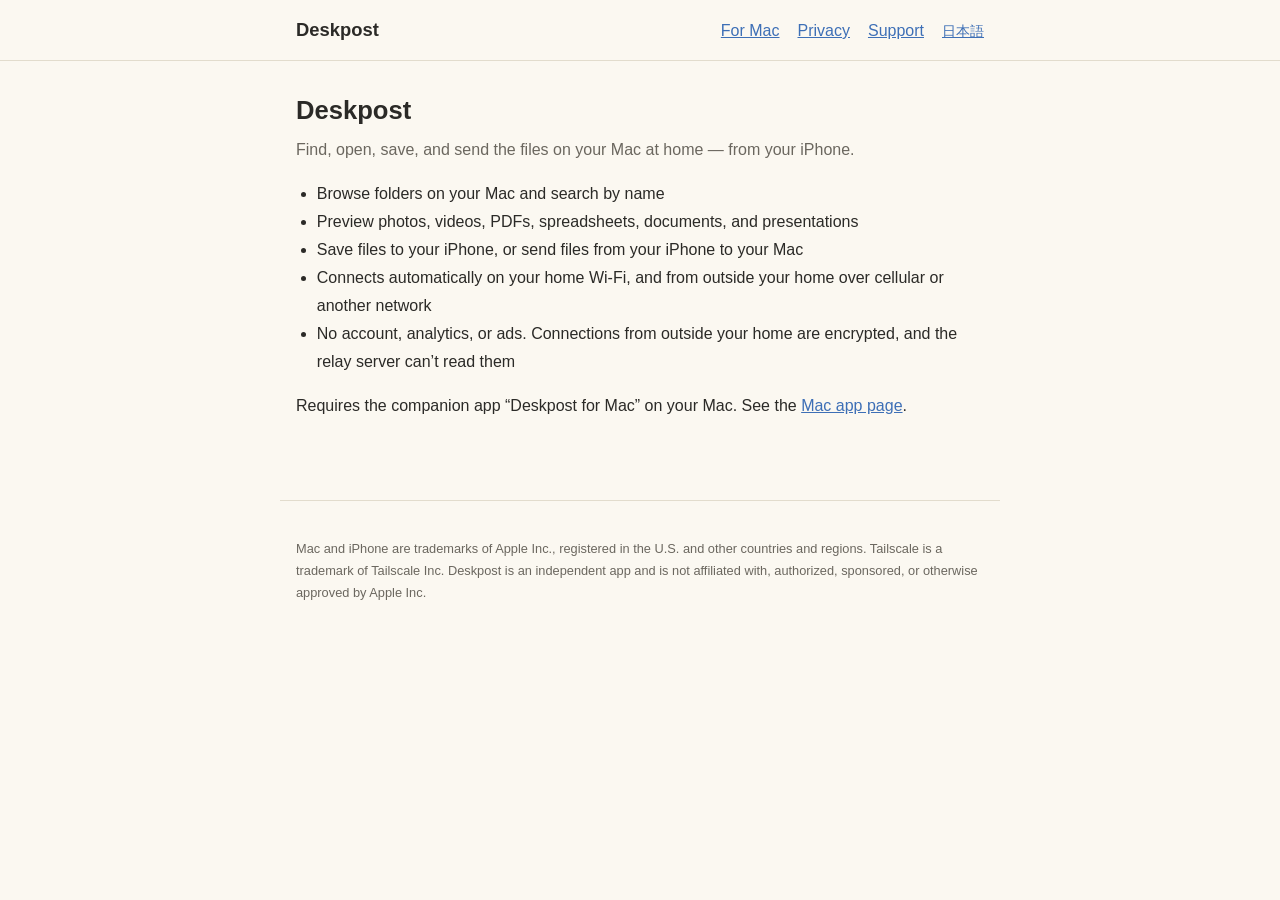
<file: index.html>
<!doctype html>
<html lang="ja" data-title-ja="Deskpost" data-title-en="Deskpost">
<head>
<meta charset="utf-8">
<meta name="viewport" content="width=device-width, initial-scale=1">
<title>Deskpost</title>
<link rel="stylesheet" href="style.css">
<script src="lang.js"></script>
</head>
<body>
<header class="site"><nav>
  <a class="brand" href="./">Deskpost</a>
  <a href="mac.html"><span lang="ja" data-only="ja">Mac用</span><span class="sep"> / </span><span lang="en" data-only="en">For Mac</span></a>
  <a href="privacy.html"><span lang="ja" data-only="ja">プライバシー</span><span class="sep"> / </span><span lang="en" data-only="en">Privacy</span></a>
  <a href="support.html"><span lang="ja" data-only="ja">サポート</span><span class="sep"> / </span><span lang="en" data-only="en">Support</span></a>
  <a id="langswitch" href="#en" lang="en">English</a>
</nav></header>
<main>

<section class="lang" lang="ja">
<h1>Deskpost</h1>
<p class="lead">家のMacのファイルを、iPhoneから探す・開く・保存する・送る。</p>
<ul>
<li>Macのフォルダをたどる、名前で探す</li>
<li>写真・動画・PDF・表・文書・スライドをその場で見る</li>
<li>iPhoneに保存する、iPhoneからMacへ送る</li>
<li>家では同じWi‑Fiで自動でつながる。外出先からも、モバイル回線などでそのまま接続できる</li>
<li>アカウント登録・解析・広告は無し。家の外からの通信は暗号化され、中継サーバーを通っても中身は読まれない</li>
</ul>
<p>使うには、Macに「Deskpost for Mac」が必要です。<a href="mac.html">Mac用アプリのページ</a>をご覧ください。</p>
</section>

<section class="lang" lang="en">
<h1>Deskpost</h1>
<p class="lead">Find, open, save, and send the files on your Mac at home — from your iPhone.</p>
<ul>
<li>Browse folders on your Mac and search by name</li>
<li>Preview photos, videos, PDFs, spreadsheets, documents, and presentations</li>
<li>Save files to your iPhone, or send files from your iPhone to your Mac</li>
<li>Connects automatically on your home Wi‑Fi, and from outside your home over cellular or another network</li>
<li>No account, analytics, or ads. Connections from outside your home are encrypted, and the relay server can’t read them</li>
</ul>
<p>Requires the companion app “Deskpost for Mac” on your Mac. See the <a href="mac.html">Mac app page</a>.</p>
</section>

</main>
<footer>
<p>Mac and iPhone are trademarks of Apple Inc., registered in the U.S. and other countries and regions. Tailscale is a trademark of Tailscale Inc. Deskpost is an independent app and is not affiliated with, authorized, sponsored, or otherwise approved by Apple Inc.</p>
</footer>
</body>
</html>
</file>
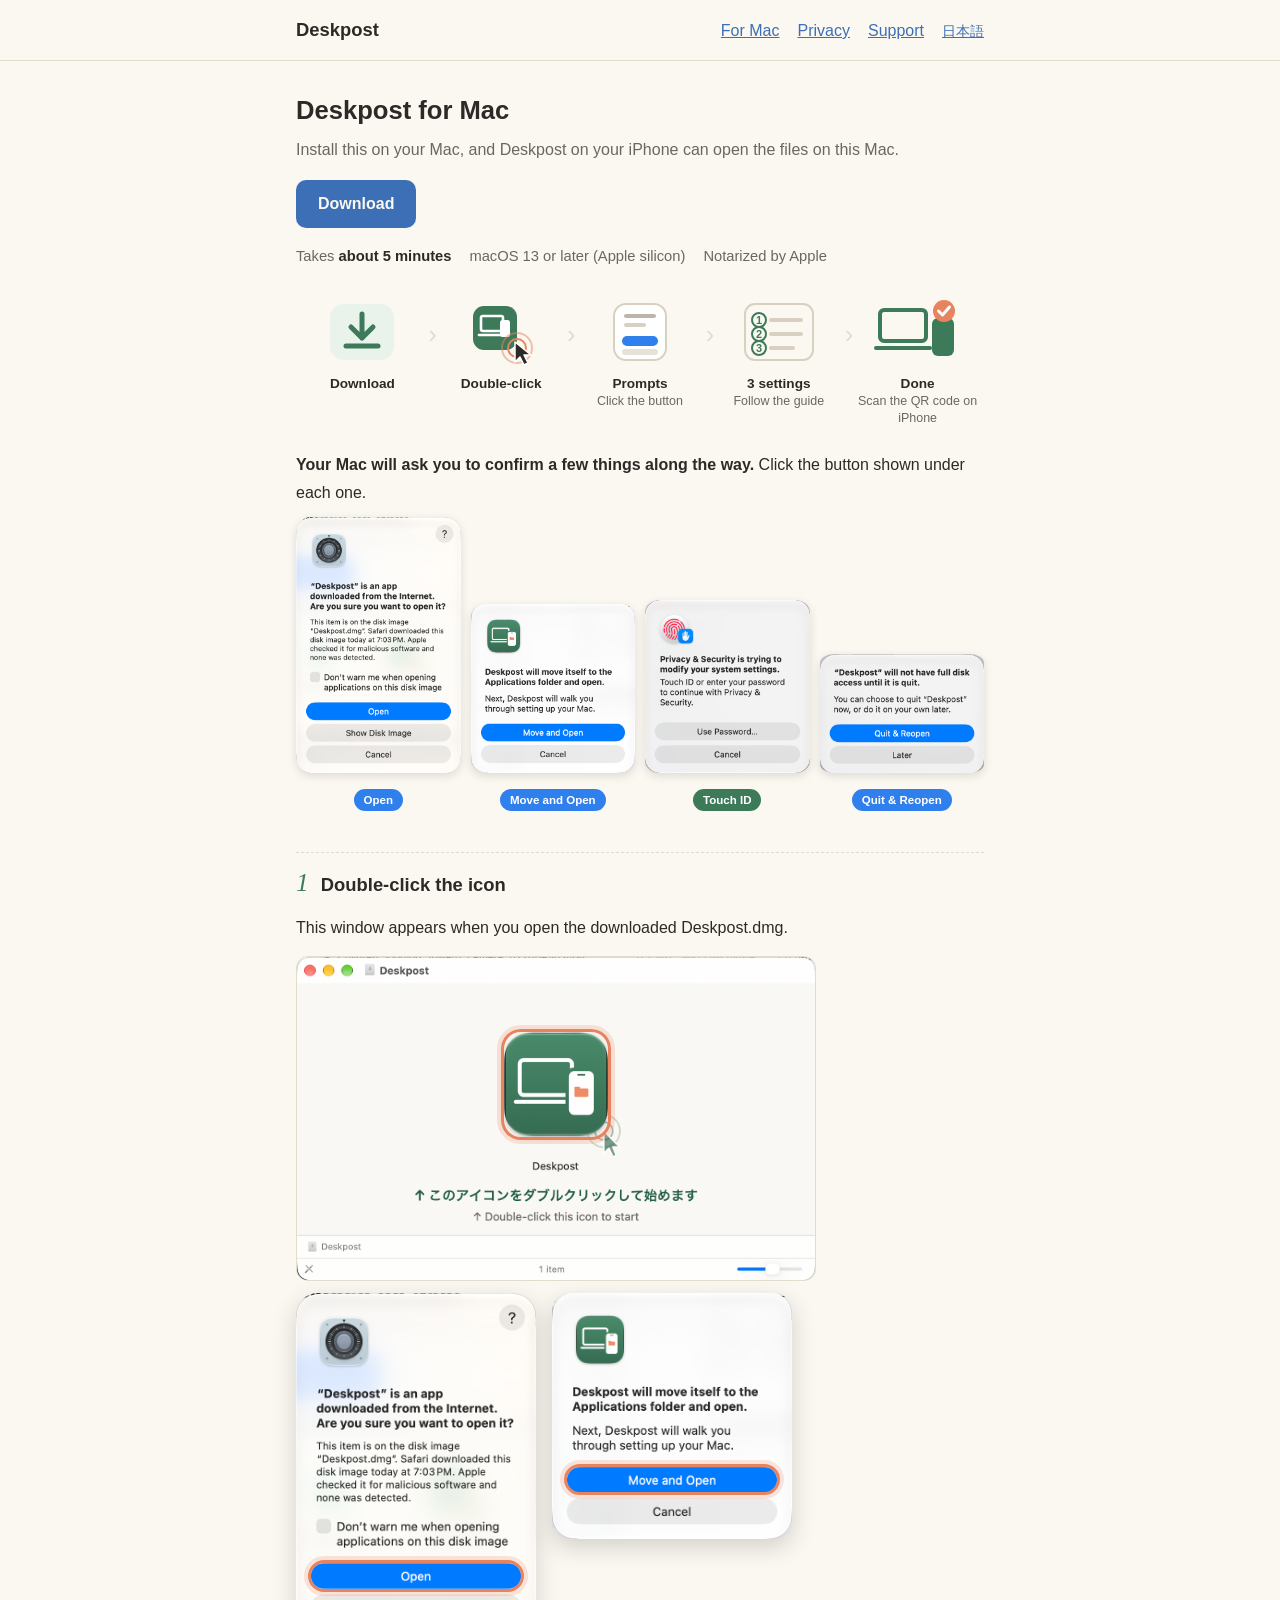
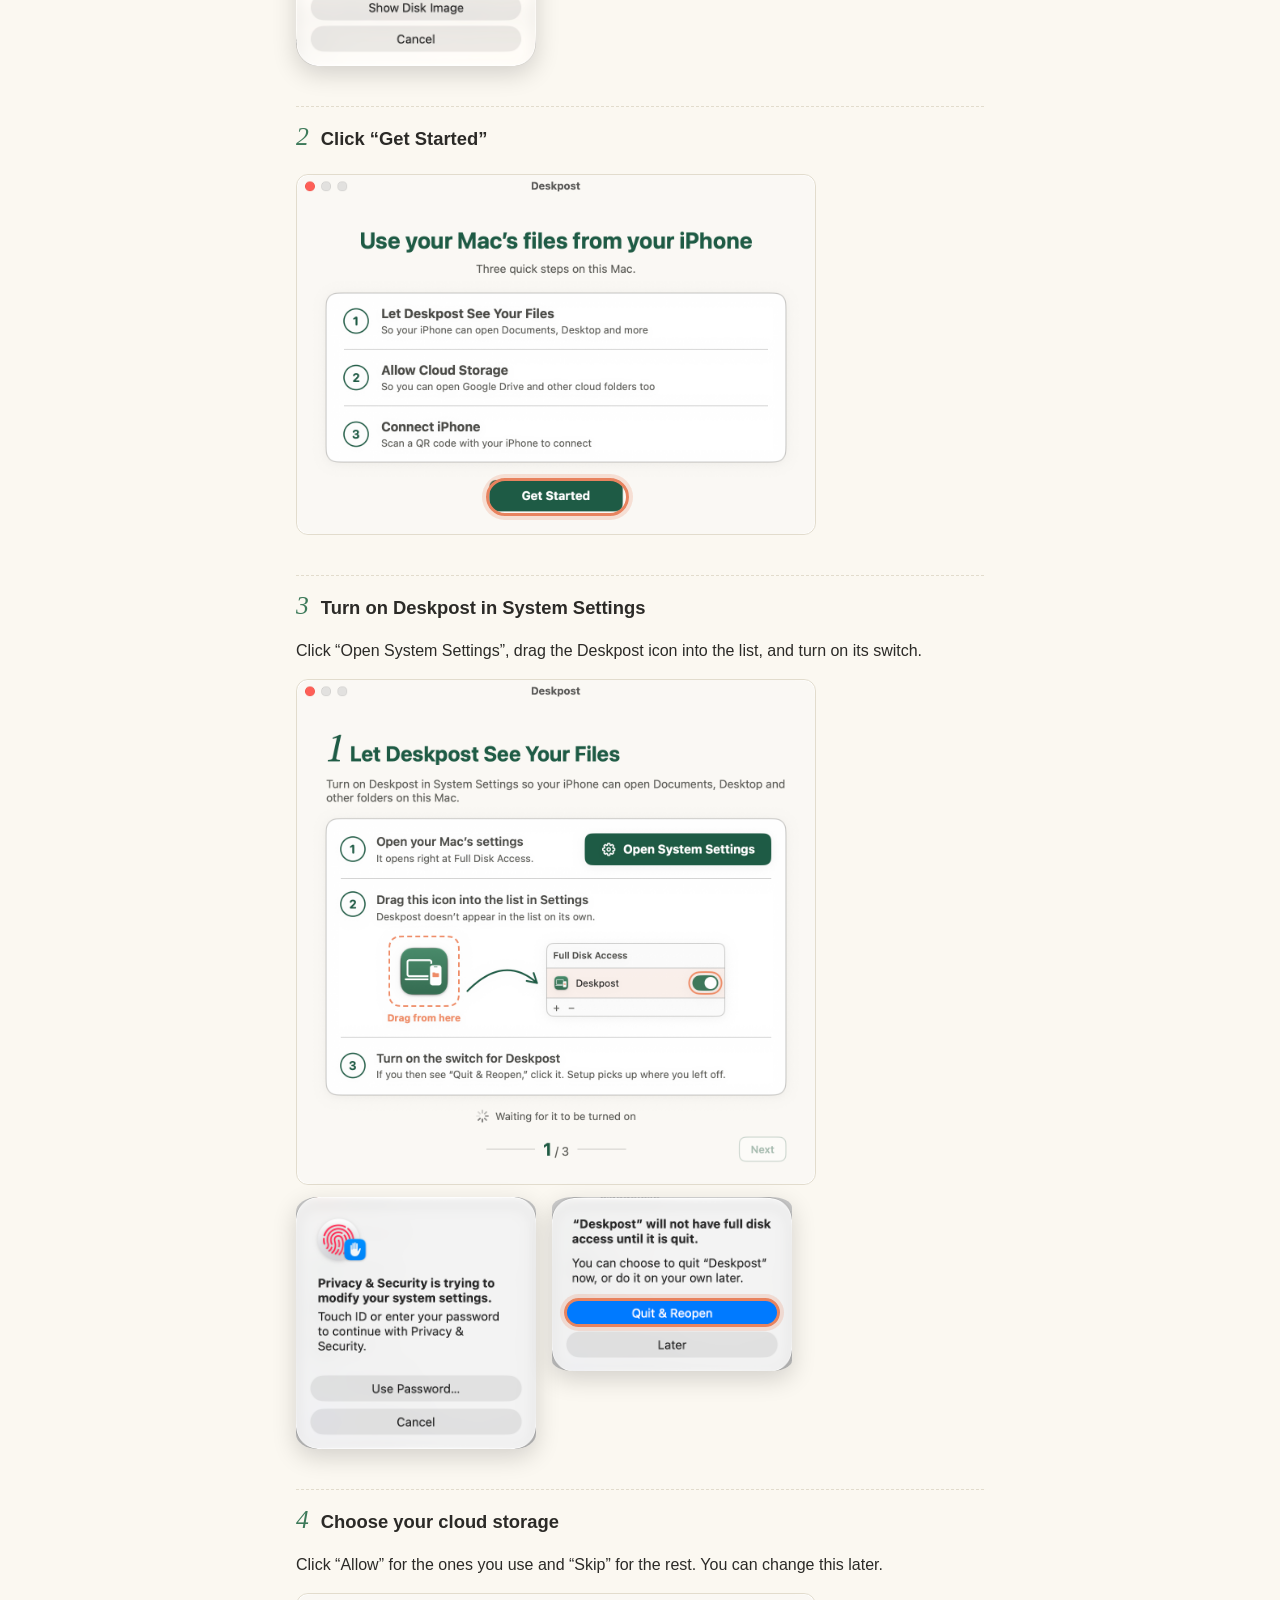
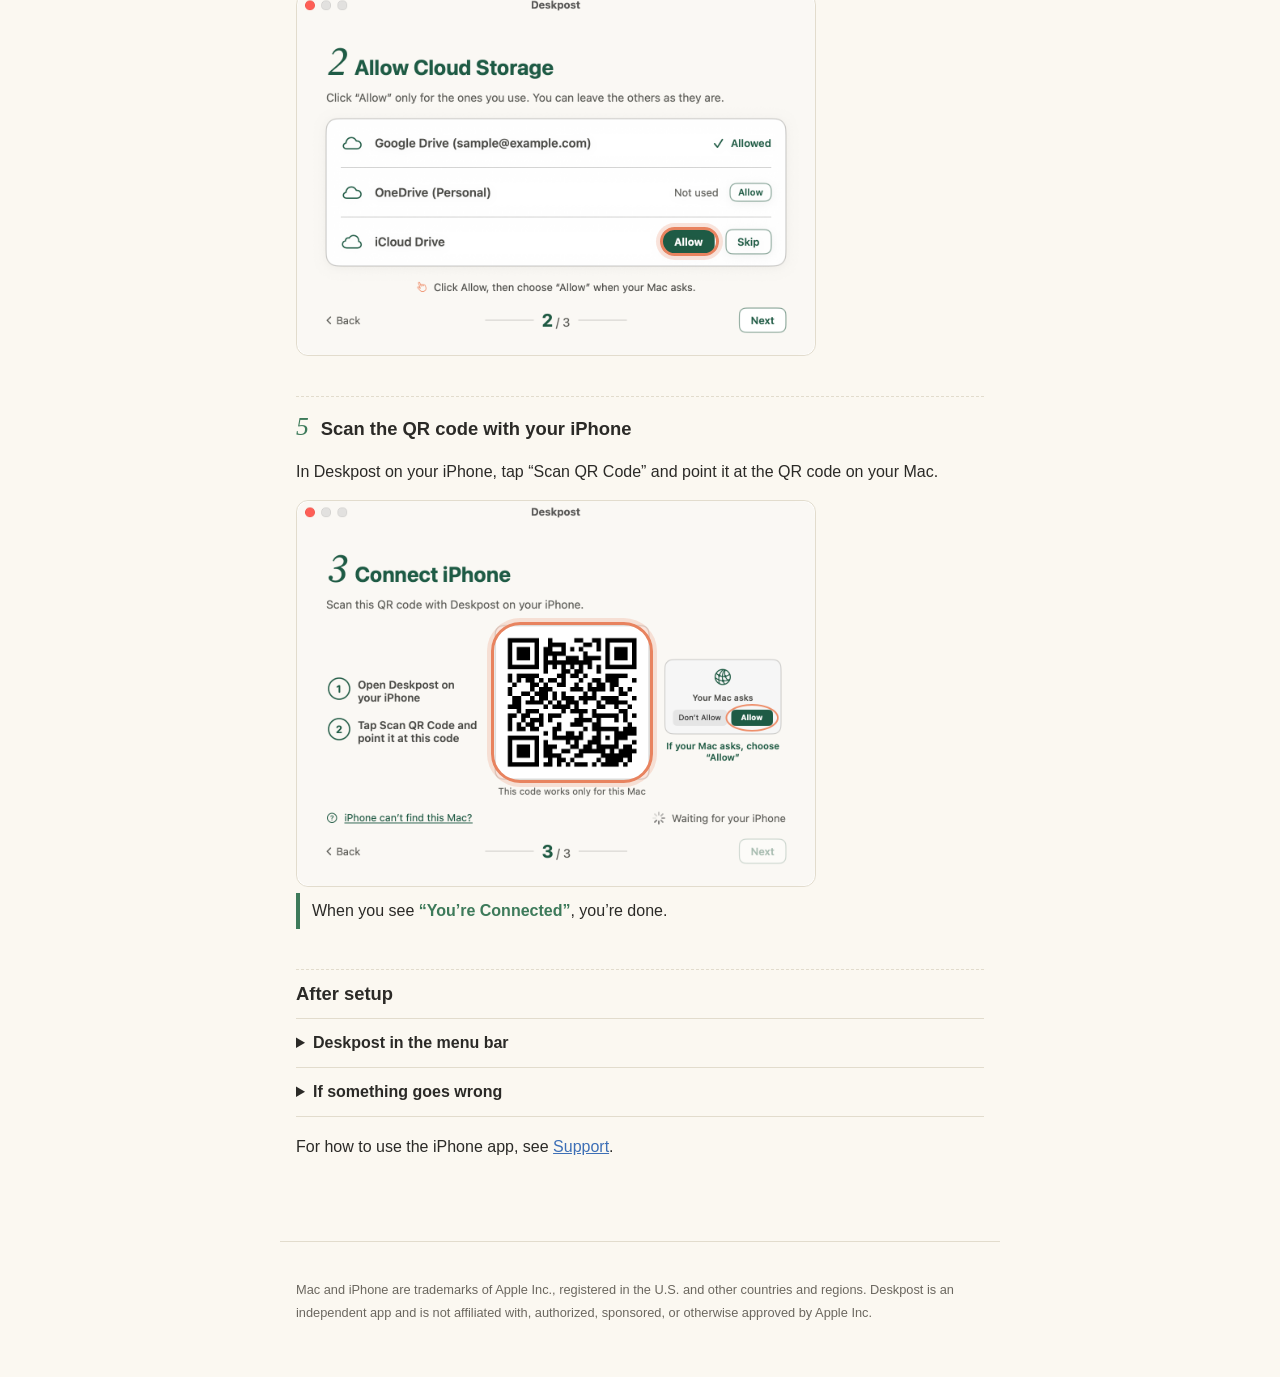
<file: mac.html>
<!doctype html>
<html lang="ja" data-title-ja="Deskpost for Mac" data-title-en="Deskpost for Mac">
<head>
<meta charset="utf-8">
<meta name="viewport" content="width=device-width, initial-scale=1">
<title>Deskpost for Mac</title>
<link rel="stylesheet" href="style.css">
<script src="lang.js"></script>
<script>
// ダウンロード先はここ1か所だけ。配布物ができたら URL を入れる（空のあいだは「準備中」）。
// Download link lives only here. Leave empty to show "Coming soon".
const DOWNLOAD_URL = "https://github.com/chocotarou14-ops/deskpost/releases/latest/download/Deskpost.dmg";
</script>
</head>
<body>
<header class="site"><nav>
  <a class="brand" href="./">Deskpost</a>
  <a href="mac.html"><span lang="ja" data-only="ja">Mac用</span><span class="sep"> / </span><span lang="en" data-only="en">For Mac</span></a>
  <a href="privacy.html"><span lang="ja" data-only="ja">プライバシー</span><span class="sep"> / </span><span lang="en" data-only="en">Privacy</span></a>
  <a href="support.html"><span lang="ja" data-only="ja">サポート</span><span class="sep"> / </span><span lang="en" data-only="en">Support</span></a>
  <a id="langswitch" href="#en" lang="en">English</a>
</nav></header>
<main>

<section class="lang" lang="ja">
<h1>Deskpost for Mac</h1>
<p class="lead">Mac に入れると、iPhone の Deskpost からこの Mac のファイルを開けるようになります。</p>

<div class="onphone" hidden>
<p class="ph-t">Deskpost は、iPhone と Mac の両方に入れて使います</p>
<div class="ph-row">
<svg viewBox="0 0 48 48"><rect x="13" y="4" width="22" height="40" rx="6" fill="#3d7a5a"/><rect x="20" y="8" width="8" height="2.5" rx="1.25" fill="#fff" opacity=".7"/></svg>
<div><b>iPhone</b><span>アプリを入れる</span></div>
<a class="ph-btn" aria-disabled="true">準備中</a>
</div>
<div class="ph-row">
<svg viewBox="0 0 48 48"><rect x="5" y="9" width="38" height="25" rx="3" fill="none" stroke="#3d7a5a" stroke-width="3.5"/><path d="M2 39h44" stroke="#3d7a5a" stroke-width="3.5" stroke-linecap="round"/></svg>
<div><b>Mac</b><span>このページを Mac で開いて、ダウンロードします</span></div>
<button type="button" class="sendmac ph-btn">Mac に送る</button>
</div>
<p class="ph-n">AirDrop、メッセージ、メールで送れます。<br>Mac での手順はこの下にあります。先に目を通しておけます。</p>
</div>

<div class="onmac">
<p><a class="dl" data-ready="ダウンロード" data-wait="準備中" aria-disabled="true">準備中</a></p>
<p class="note">いまは配布の準備をしています。準備ができたら、このボタンからダウンロードできます。</p>
</div>
<ul class="facts">
<li>所要時間 <b>約5分</b></li>
<li>macOS 13 以降（Apple シリコン）</li>
<li>Apple の公証済み</li>
</ul>

<div class="flow" aria-hidden="true">
<div class="f"><svg viewBox="0 0 92 72"><rect x="14" y="8" width="64" height="56" rx="14" fill="#eaf2ec"/><path d="M46 18v24m-11-11 11 11 11-11" stroke="#3d7a5a" stroke-width="5" fill="none" stroke-linecap="round" stroke-linejoin="round"/><path d="M30 50h32" stroke="#3d7a5a" stroke-width="5" stroke-linecap="round"/></svg><b>ダウンロード</b></div>
<div class="f"><svg viewBox="0 0 92 72"><rect x="18" y="10" width="44" height="44" rx="11" fill="#3d7a5a"/><rect x="26" y="20" width="22" height="15" rx="2" fill="none" stroke="#fff" stroke-width="2.6"/><path d="M24 39h22" stroke="#fff" stroke-width="2.6" stroke-linecap="round"/><rect x="45" y="24" width="10" height="17" rx="2.5" fill="#fff"/><circle cx="62" cy="52" r="9" fill="none" stroke="#e8835f" stroke-width="2"/><circle cx="62" cy="52" r="15" fill="none" stroke="#e8835f" stroke-width="2" opacity=".5"/><path d="M60 46l0 20 5-5 4 8 4-2-4-8 7 0z" fill="#2b2a27" stroke="#fff" stroke-width="1.5" stroke-linejoin="round"/></svg><b>ダブルクリック</b></div>
<div class="f"><svg viewBox="0 0 92 72"><rect x="20" y="8" width="52" height="56" rx="12" fill="#fff" stroke="#d8d1c2" stroke-width="2"/><rect x="30" y="18" width="32" height="4" rx="2" fill="#bdb6a8"/><rect x="30" y="27" width="22" height="4" rx="2" fill="#d8d1c2"/><rect x="28" y="40" width="36" height="10" rx="5" fill="#2f80ed"/><rect x="28" y="53" width="36" height="6" rx="3" fill="#e6e2d8"/></svg><b>確認画面</b>ボタンを押す</div>
<div class="f"><svg viewBox="0 0 92 72"><rect x="12" y="8" width="68" height="56" rx="10" fill="#fbf8f1" stroke="#d8d1c2" stroke-width="2"/><g font-family="-apple-system,sans-serif" font-weight="700" font-size="11" fill="#3d7a5a" text-anchor="middle"><circle cx="26" cy="24" r="7" fill="none" stroke="#3d7a5a" stroke-width="2"/><text x="26" y="28">1</text><circle cx="26" cy="38" r="7" fill="none" stroke="#3d7a5a" stroke-width="2"/><text x="26" y="42">2</text><circle cx="26" cy="52" r="7" fill="none" stroke="#3d7a5a" stroke-width="2"/><text x="26" y="56">3</text></g><path d="M38 24h30M38 38h30M38 52h22" stroke="#d8d1c2" stroke-width="4" stroke-linecap="round"/></svg><b>3つの設定</b>画面の案内どおり</div>
<div class="f"><svg viewBox="0 0 92 72"><rect x="8" y="14" width="46" height="31" rx="4" fill="none" stroke="#3d7a5a" stroke-width="4"/><path d="M4 52h54" stroke="#3d7a5a" stroke-width="4" stroke-linecap="round"/><rect x="60" y="22" width="22" height="38" rx="6" fill="#3d7a5a"/><circle cx="72" cy="15" r="11" fill="#e8835f"/><path d="M66.5 15l4 4 7-8" stroke="#fff" stroke-width="3" fill="none" stroke-linecap="round" stroke-linejoin="round"/></svg><b>完了</b>iPhone で QR コードを読む</div>
</div>


<div class="heads">
<p><b>途中で、Mac からこんな確認画面が出ます。</b>下のボタンを押して進めてください。</p>
<div class="thumbs">
<figure><img src="img/guide/p_gatekeeper.png" alt=""><figcaption><span class="press">開く</span></figcaption></figure>
<figure><img src="img/guide/p_move.png" alt=""><figcaption><span class="press">入れて開く</span></figcaption></figure>
<figure><img src="img/guide/p_touchid.png" alt=""><figcaption><span class="press green">指紋</span></figcaption></figure>
<figure><img src="img/guide/p_relaunch.png" alt=""><figcaption><span class="press">終了して再度開く</span></figcaption></figure>
</div>
<p class="note">ほかに、クラウドやローカルネットワークの確認画面が出たら［許可］を押してください。</p>
</div>

<section class="step">
<h2><span class="n">1</span>アイコンをダブルクリック</h2>
<p>ダウンロードした Deskpost.dmg を開くと、この画面が出ます。</p>
<figure class="shot mid"><img src="img/guide/dmg_window.png" alt="Deskpost のアイコンの窓" loading="lazy"><span class="ring sq" style="left:39.5%;top:22.5%;width:21%;height:34%"></span></figure>
<div class="pair">
<figure class="shot dlg"><img src="img/guide/p_gatekeeper.png" alt="開いてもよろしいですか？" loading="lazy"><span class="ring" style="left:5%;top:73.5%;width:90%;height:7.5%"></span></figure>
<figure class="shot dlg"><img src="img/guide/p_move.png" alt="アプリケーションフォルダに入れて開きます" loading="lazy"><span class="ring" style="left:51.5%;top:80.5%;width:47%;height:15%"></span></figure>
</div>
</section>

<section class="step">
<h2><span class="n">2</span>［はじめる］</h2>
<figure class="shot mid"><img src="img/guide/s_welcome.png" alt="準備の案内の最初の画面" loading="lazy"><span class="ring" style="left:38.5%;top:85%;width:23%;height:9.5%"></span></figure>
</section>

<section class="step">
<h2><span class="n">3</span>Mac の設定で Deskpost をオンにする</h2>
<p>［システム設定を開く］を押したら、Deskpost のアイコンを一覧にドラッグして、スイッチをオンにします。</p>
<figure class="shot mid"><img src="img/guide/shot_setup1.png" alt="準備①の画面" loading="lazy"></figure>
<div class="pair">
<figure class="shot dlg"><img src="img/guide/p_touchid.png" alt="Touch ID かパスワード" loading="lazy"></figure>
<figure class="shot dlg"><img src="img/guide/p_relaunch.png" alt="終了して再度開く" loading="lazy"><span class="ring" style="left:5%;top:61.5%;width:90%;height:14.5%"></span></figure>
</div>
</section>

<section class="step">
<h2><span class="n">4</span>使うクラウドを選ぶ</h2>
<p>使うクラウドは［許可する］、使わないクラウドは［使わない］を押します。あとから変えることもできます。</p>
<figure class="shot mid"><img src="img/guide/s_setup2.png" alt="クラウドの許可の画面" loading="lazy"><span class="ring" style="left:66.3%;top:65.3%;width:10.2%;height:6.6%"></span></figure>
</section>

<section class="step">
<h2><span class="n">5</span>iPhone で QR コードを読む</h2>
<p>iPhone の Deskpost で［QR コードを読む］を押して、Mac に出ている QR コードを読み取ります。</p>
<figure class="shot mid"><img src="img/guide/s_setup3.png" alt="QR コードの画面" loading="lazy"><span class="ring sq" style="left:38%;top:32%;width:30%;height:41%"></span></figure>
<p class="ok"><b>「つながりました」</b>と出たら完了です。</p>
</section>

<h2>使い始めてから</h2>
<details>
<summary>メニューバーの Deskpost</summary>
<p>画面右上の Deskpost のアイコンから開けます。</p>
<figure class="shot small"><img src="img/guide/s_menu.png" alt="メニュー" loading="lazy" style="border-radius:14px"></figure>
<ul>
<li><b>iPhoneとつなぐ…</b>：別の iPhone をつなぐときの QR コードを出します</li>
<li><b>合言葉を作り直す</b>：今つないでいる iPhone との接続を切ります</li>
<li><b>ログイン時に起動</b>：チェックを入れると、Mac を起動したときに自動で立ち上がります</li>
<li><b>スリープ</b>：電源アダプタ接続中はスリープしない設定では、蓋を閉じても Mac はスリープしません。常にスリープしない設定では、蓋を開けている間はスリープしませんが、電池で動作中に蓋を閉じるとスリープします。</li>
<li><b>準備をやり直す</b>：最初の設定をもう一度やり直します</li>
<li><b>Deskpost ヘルプ</b>：このページを開きます</li>
</ul>
</details>
<details>
<summary>うまくいかないとき</summary>
<ul>
<li><b>確認画面で［許可しない］を押してしまった</b>：メニューの「準備をやり直す」から、もう一度設定できます。</li>
<li><b>iPhone からつながらない</b>：Mac と iPhone を同じ Wi-Fi につないでください。それでもだめなら、iPhone の「設定」→「Deskpost」で「ローカルネットワーク」がオンになっているか確かめてください。</li>
</ul>
</details>
<p>iPhone 側の使い方は、<a href="support.html">サポート</a>をご覧ください。</p>
</section>

<section class="lang" lang="en">
<h1>Deskpost for Mac</h1>
<p class="lead">Install this on your Mac, and Deskpost on your iPhone can open the files on this Mac.</p>

<div class="onphone" hidden>
<p class="ph-t">Deskpost runs on both your iPhone and your Mac</p>
<div class="ph-row">
<svg viewBox="0 0 48 48"><rect x="13" y="4" width="22" height="40" rx="6" fill="#3d7a5a"/><rect x="20" y="8" width="8" height="2.5" rx="1.25" fill="#fff" opacity=".7"/></svg>
<div><b>iPhone</b><span>Get the app</span></div>
<a class="ph-btn" aria-disabled="true">Coming soon</a>
</div>
<div class="ph-row">
<svg viewBox="0 0 48 48"><rect x="5" y="9" width="38" height="25" rx="3" fill="none" stroke="#3d7a5a" stroke-width="3.5"/><path d="M2 39h44" stroke="#3d7a5a" stroke-width="3.5" stroke-linecap="round"/></svg>
<div><b>Mac</b><span>Open this page on your Mac to download</span></div>
<button type="button" class="sendmac ph-btn" data-copied="Link copied">Send to Mac</button>
</div>
<p class="ph-n">Send it with AirDrop, Messages or Mail.<br>The steps for your Mac are below, so you can read them first.</p>
</div>

<div class="onmac">
<p><a class="dl" data-ready="Download" data-wait="Coming soon" aria-disabled="true">Coming soon</a></p>
<p class="note">The download is being prepared. Once it’s ready, you can get it from this button.</p>
</div>
<ul class="facts">
<li>Takes <b>about 5 minutes</b></li>
<li>macOS 13 or later (Apple silicon)</li>
<li>Notarized by Apple</li>
</ul>

<div class="flow" aria-hidden="true">
<div class="f"><svg viewBox="0 0 92 72"><rect x="14" y="8" width="64" height="56" rx="14" fill="#eaf2ec"/><path d="M46 18v24m-11-11 11 11 11-11" stroke="#3d7a5a" stroke-width="5" fill="none" stroke-linecap="round" stroke-linejoin="round"/><path d="M30 50h32" stroke="#3d7a5a" stroke-width="5" stroke-linecap="round"/></svg><b>Download</b></div>
<div class="f"><svg viewBox="0 0 92 72"><rect x="18" y="10" width="44" height="44" rx="11" fill="#3d7a5a"/><rect x="26" y="20" width="22" height="15" rx="2" fill="none" stroke="#fff" stroke-width="2.6"/><path d="M24 39h22" stroke="#fff" stroke-width="2.6" stroke-linecap="round"/><rect x="45" y="24" width="10" height="17" rx="2.5" fill="#fff"/><circle cx="62" cy="52" r="9" fill="none" stroke="#e8835f" stroke-width="2"/><circle cx="62" cy="52" r="15" fill="none" stroke="#e8835f" stroke-width="2" opacity=".5"/><path d="M60 46l0 20 5-5 4 8 4-2-4-8 7 0z" fill="#2b2a27" stroke="#fff" stroke-width="1.5" stroke-linejoin="round"/></svg><b>Double-click</b></div>
<div class="f"><svg viewBox="0 0 92 72"><rect x="20" y="8" width="52" height="56" rx="12" fill="#fff" stroke="#d8d1c2" stroke-width="2"/><rect x="30" y="18" width="32" height="4" rx="2" fill="#bdb6a8"/><rect x="30" y="27" width="22" height="4" rx="2" fill="#d8d1c2"/><rect x="28" y="40" width="36" height="10" rx="5" fill="#2f80ed"/><rect x="28" y="53" width="36" height="6" rx="3" fill="#e6e2d8"/></svg><b>Prompts</b>Click the button</div>
<div class="f"><svg viewBox="0 0 92 72"><rect x="12" y="8" width="68" height="56" rx="10" fill="#fbf8f1" stroke="#d8d1c2" stroke-width="2"/><g font-family="-apple-system,sans-serif" font-weight="700" font-size="11" fill="#3d7a5a" text-anchor="middle"><circle cx="26" cy="24" r="7" fill="none" stroke="#3d7a5a" stroke-width="2"/><text x="26" y="28">1</text><circle cx="26" cy="38" r="7" fill="none" stroke="#3d7a5a" stroke-width="2"/><text x="26" y="42">2</text><circle cx="26" cy="52" r="7" fill="none" stroke="#3d7a5a" stroke-width="2"/><text x="26" y="56">3</text></g><path d="M38 24h30M38 38h30M38 52h22" stroke="#d8d1c2" stroke-width="4" stroke-linecap="round"/></svg><b>3 settings</b>Follow the guide</div>
<div class="f"><svg viewBox="0 0 92 72"><rect x="8" y="14" width="46" height="31" rx="4" fill="none" stroke="#3d7a5a" stroke-width="4"/><path d="M4 52h54" stroke="#3d7a5a" stroke-width="4" stroke-linecap="round"/><rect x="60" y="22" width="22" height="38" rx="6" fill="#3d7a5a"/><circle cx="72" cy="15" r="11" fill="#e8835f"/><path d="M66.5 15l4 4 7-8" stroke="#fff" stroke-width="3" fill="none" stroke-linecap="round" stroke-linejoin="round"/></svg><b>Done</b>Scan the QR code on iPhone</div>
</div>

<div class="heads">
<p><b>Your Mac will ask you to confirm a few things along the way.</b> Click the button shown under each one.</p>
<div class="thumbs">
<figure><img src="img/guide/p_gatekeeper_en.png" alt=""><figcaption><span class="press">Open</span></figcaption></figure>
<figure><img src="img/guide/p_move_en.png" alt=""><figcaption><span class="press">Move and Open</span></figcaption></figure>
<figure><img src="img/guide/p_touchid_en.png" alt=""><figcaption><span class="press green">Touch ID</span></figcaption></figure>
<figure><img src="img/guide/p_relaunch_en.png" alt=""><figcaption><span class="press">Quit &amp; Reopen</span></figcaption></figure>
</div>
<p class="note">If you’re also asked about cloud storage or the local network, click “Allow”.</p>
</div>

<section class="step">
<h2><span class="n">1</span>Double-click the icon</h2>
<p>This window appears when you open the downloaded Deskpost.dmg.</p>
<figure class="shot mid"><img src="img/guide/dmg_window_en.png" alt="The Deskpost icon window" loading="lazy"><span class="ring sq" style="left:39.5%;top:22.5%;width:21%;height:34%"></span></figure>
<div class="pair">
<figure class="shot dlg"><img src="img/guide/p_gatekeeper_en.png" alt="Are you sure you want to open it?" loading="lazy"><span class="ring" style="left:5%;top:71.5%;width:90%;height:8.5%"></span></figure>
<figure class="shot dlg"><img src="img/guide/p_move_en.png" alt="Move to the Applications folder and open" loading="lazy"><span class="ring" style="left:5%;top:69.5%;width:90%;height:12.5%"></span></figure>
</div>
</section>

<section class="step">
<h2><span class="n">2</span>Click “Get Started”</h2>
<figure class="shot mid"><img src="img/guide/s_welcome_en.png" alt="The first setup screen" loading="lazy"><span class="ring" style="left:36.5%;top:84%;width:27.5%;height:10.5%"></span></figure>
</section>

<section class="step">
<h2><span class="n">3</span>Turn on Deskpost in System Settings</h2>
<p>Click “Open System Settings”, drag the Deskpost icon into the list, and turn on its switch.</p>
<figure class="shot mid"><img src="img/guide/shot_setup1_en.png" alt="Setup step 1" loading="lazy"></figure>
<div class="pair">
<figure class="shot dlg"><img src="img/guide/p_touchid_en.png" alt="Touch ID or password" loading="lazy"></figure>
<figure class="shot dlg"><img src="img/guide/p_relaunch_en.png" alt="Quit and reopen" loading="lazy"><span class="ring" style="left:5%;top:58%;width:90%;height:17%"></span></figure>
</div>
</section>

<section class="step">
<h2><span class="n">4</span>Choose your cloud storage</h2>
<p>Click “Allow” for the ones you use and “Skip” for the rest. You can change this later.</p>
<figure class="shot mid"><img src="img/guide/s_setup2_en.png" alt="Cloud storage screen" loading="lazy"><span class="ring" style="left:70%;top:64.5%;width:11.4%;height:8%"></span></figure>
</section>

<section class="step">
<h2><span class="n">5</span>Scan the QR code with your iPhone</h2>
<p>In Deskpost on your iPhone, tap “Scan QR Code” and point it at the QR code on your Mac.</p>
<figure class="shot mid"><img src="img/guide/s_setup3_en.png" alt="QR code screen" loading="lazy"><span class="ring sq" style="left:37.5%;top:31.5%;width:31.2%;height:41.5%"></span></figure>
<p class="ok">When you see <b>“You’re Connected”</b>, you’re done.</p>
</section>

<h2>After setup</h2>
<details>
<summary>Deskpost in the menu bar</summary>
<p>Click the Deskpost icon at the top right of your screen.</p>
<figure class="shot small"><img src="img/guide/s_menu_en.png" alt="Menu" loading="lazy" style="border-radius:14px"></figure>
<ul>
<li><b>Connect iPhone…</b>: shows the QR code for connecting another iPhone</li>
<li><b>Reset Passcode…</b>: disconnects the iPhones connected now</li>
<li><b>Open at Login</b>: when checked, Deskpost starts when you start your Mac</li>
<li><b>Sleep</b>: with Prevent Sleep on Power Adapter selected, your Mac stays awake when the lid is closed. With Prevent Sleep selected, it stays awake while the lid is open, but sleeps when you close the lid while running on battery.</li>
<li><b>Run Setup Again</b>: goes through the setup from the beginning</li>
<li><b>Deskpost Help</b>: opens this page</li>
</ul>
</details>
<details>
<summary>If something goes wrong</summary>
<ul>
<li><b>You clicked “Don’t Allow” by mistake</b>: choose “Run Setup Again” in the menu to set it up again.</li>
<li><b>Your iPhone can’t connect</b>: make sure your Mac and iPhone are on the same Wi-Fi. If that doesn’t help, check that “Local Network” is on in iPhone Settings → Deskpost.</li>
</ul>
</details>
<p>For how to use the iPhone app, see <a href="support.html">Support</a>.</p>
</section>

</main>
<footer>
<p>Mac and iPhone are trademarks of Apple Inc., registered in the U.S. and other countries and regions. Deskpost is an independent app and is not affiliated with, authorized, sponsored, or otherwise approved by Apple Inc.</p>
</footer>
<script>
for (const a of document.querySelectorAll("a.dl")) {
  if (DOWNLOAD_URL) {
    a.href = DOWNLOAD_URL;
    a.textContent = a.dataset.ready;
    a.removeAttribute("aria-disabled");
  }
}
if (DOWNLOAD_URL) for (const n of document.querySelectorAll(".note")) n.hidden = true;
// iPhone・iPad で開いた時は「Mac で開いて」の案内を出す
if (/[?&]phone\b/.test(location.search) || /iPhone|iPad|iPod/.test(navigator.userAgent) || (navigator.platform === "MacIntel" && navigator.maxTouchPoints > 1)) {
  for (const b of document.querySelectorAll(".onphone")) b.hidden = false;
  for (const b of document.querySelectorAll(".onmac")) b.hidden = true;
}
for (const b of document.querySelectorAll(".sendmac")) b.addEventListener("click", async () => {
  const url = location.href.split("#")[0];
  try { if (navigator.share) { await navigator.share({ title: "Deskpost for Mac", url }); return; } } catch (e) { return; }
  try { await navigator.clipboard.writeText(url); b.textContent = b.dataset.copied || "リンクをコピーしました"; } catch (e) {}
});
</script>
</body>
</html>
</file>
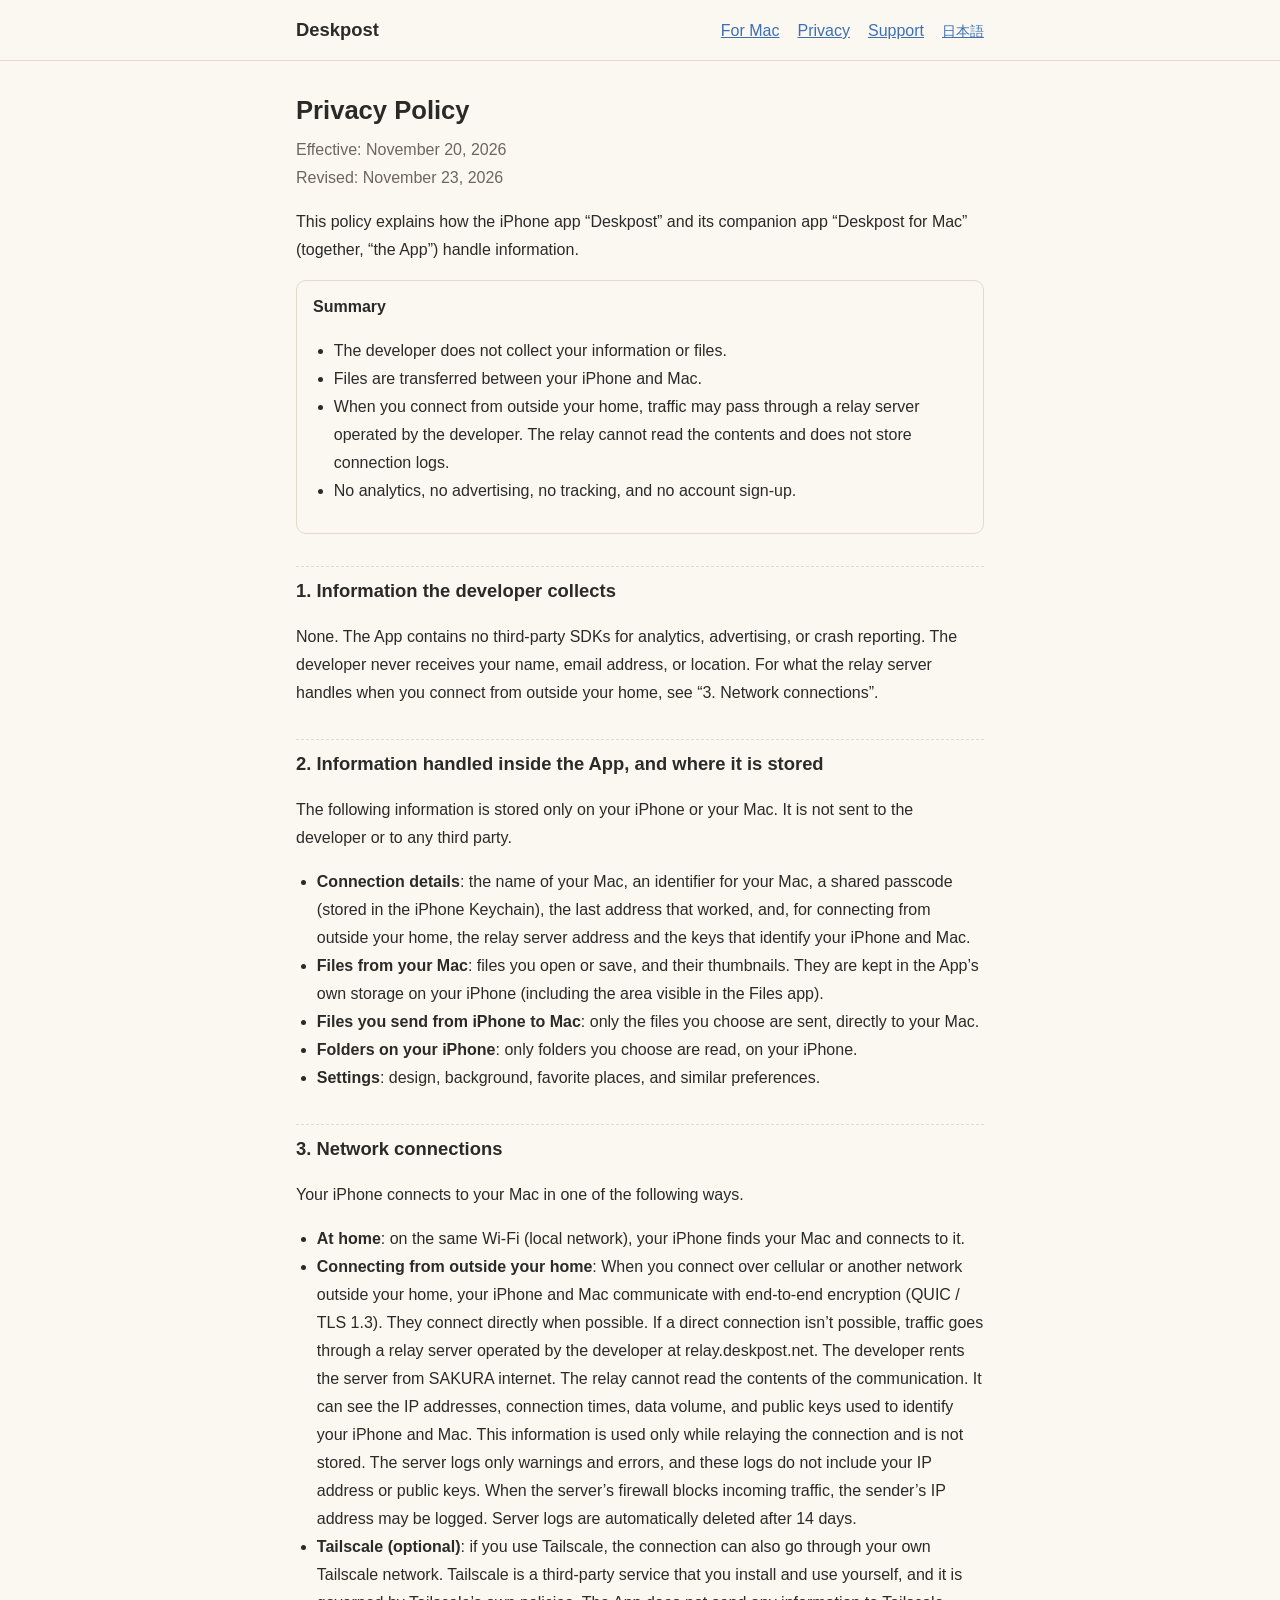
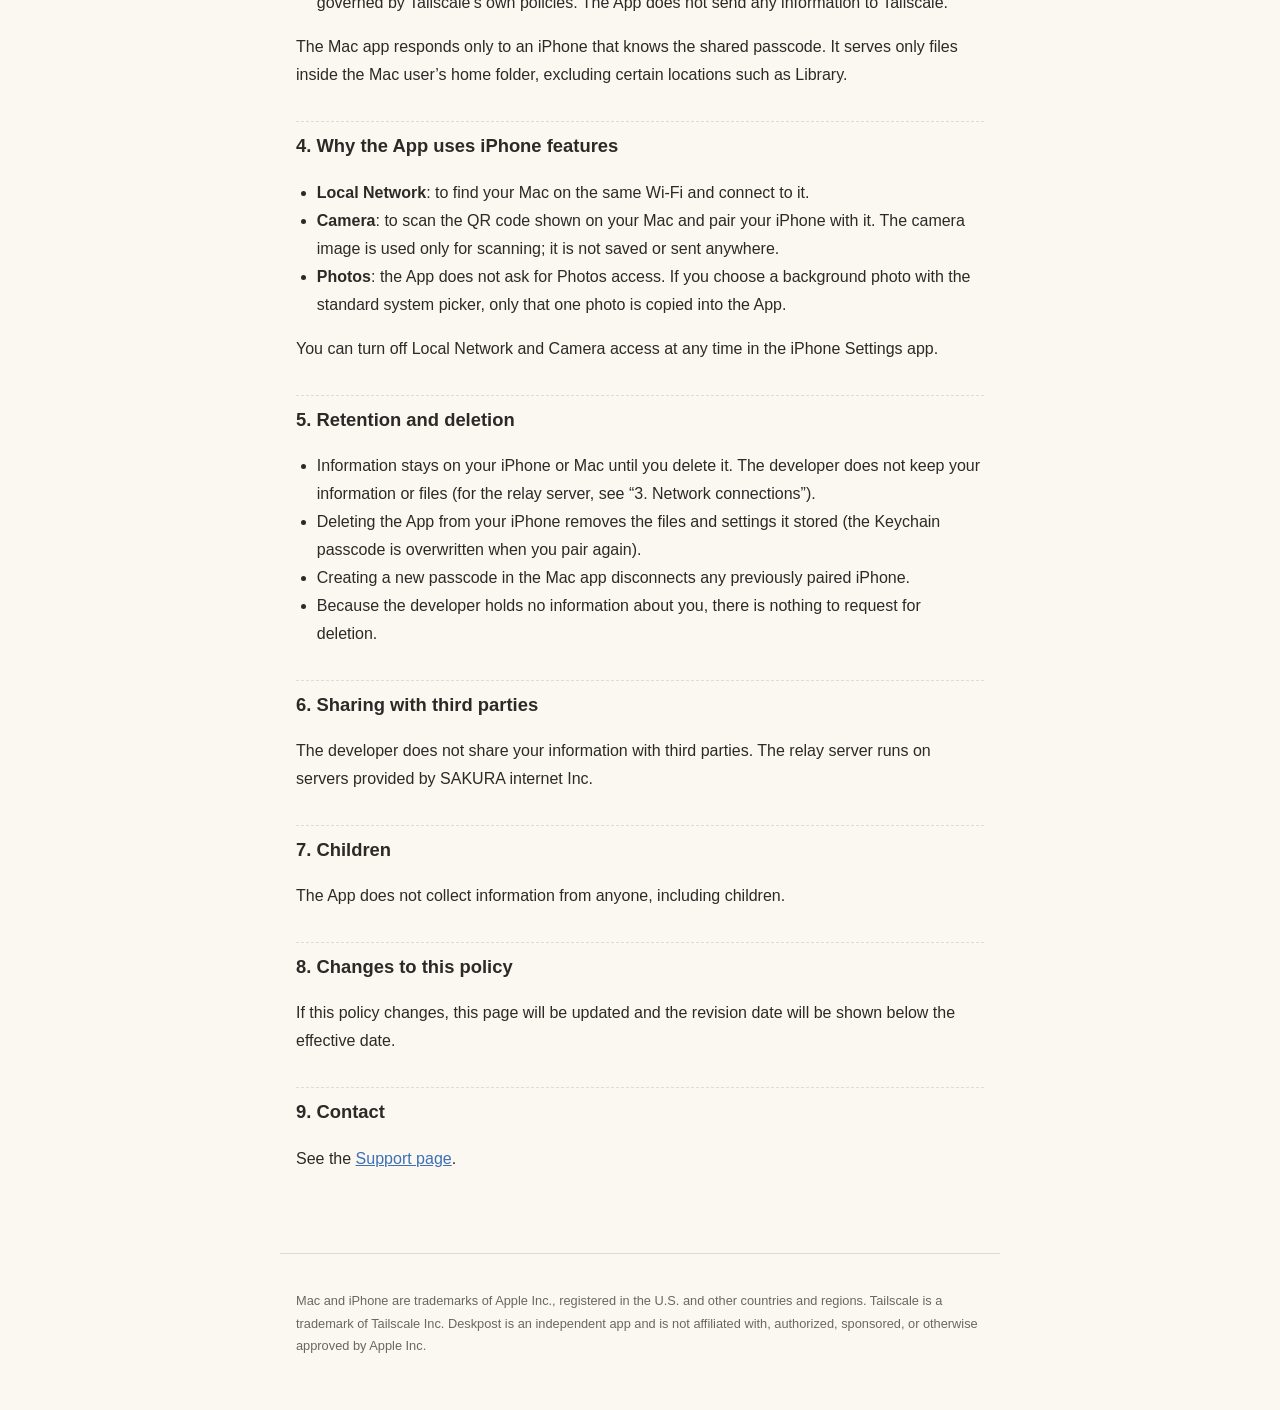
<file: privacy.html>
<!doctype html>
<html lang="ja" data-title-ja="Deskpost プライバシーポリシー" data-title-en="Deskpost Privacy Policy">
<head>
<meta charset="utf-8">
<meta name="viewport" content="width=device-width, initial-scale=1">
<title>Deskpost プライバシーポリシー / Privacy Policy</title>
<link rel="stylesheet" href="style.css">
<script src="lang.js"></script>
</head>
<body>
<header class="site"><nav>
  <a class="brand" href="./">Deskpost</a>
  <a href="mac.html"><span lang="ja" data-only="ja">Mac用</span><span class="sep"> / </span><span lang="en" data-only="en">For Mac</span></a>
  <a href="privacy.html"><span lang="ja" data-only="ja">プライバシー</span><span class="sep"> / </span><span lang="en" data-only="en">Privacy</span></a>
  <a href="support.html"><span lang="ja" data-only="ja">サポート</span><span class="sep"> / </span><span lang="en" data-only="en">Support</span></a>
  <a id="langswitch" href="#en" lang="en">English</a>
</nav></header>
<main>

<section class="lang" lang="ja">
<h1>プライバシーポリシー</h1>
<p class="lead">制定日：2026年11月20日<br>改定日：2026年11月23日</p>

<p>このポリシーは、iPhone用アプリ「Deskpost」と、組み合わせて使うMac用アプリ「Deskpost for Mac」（以下まとめて「本アプリ」）での情報の扱いを説明します。</p>

<div class="box">
<strong>まとめ</strong>
<ul>
<li>開発者は、利用者の情報やファイルを集めません。</li>
<li>ファイルは、あなたのiPhoneとMacの間でやりとりされます。</li>
<li>家の外から接続する時は、開発者が用意した中継サーバーを通ることがあります。中継サーバーは通信の中身を読めず、接続の記録を保存しません。</li>
<li>利用状況の解析、広告、トラッキングは一切行いません。アカウント登録もありません。</li>
</ul>
</div>

<h2>1. 開発者が集める情報</h2>
<p>ありません。本アプリには、利用状況の解析、広告、クラッシュ収集などの外部の仕組み（SDK）は入っていません。氏名・メールアドレス・位置情報などを開発者が受け取ることはありません。家の外から接続する時に中継サーバーが扱う情報は、「3. 通信について」のとおりです。</p>

<h2>2. 本アプリの中で扱う情報と、その置き場所</h2>
<p>次の情報は、利用者のiPhoneまたはMacの中だけに保存されます。開発者を含め、第三者には送られません。</p>
<ul>
<li><strong>つなぎ先の情報</strong>：Macの名前、Macを見分けるための番号、合言葉（iPhoneのキーチェーンに保存）、最後につながったアドレス、家の外から接続するための中継サーバーの住所と、iPhoneとMacを見分けるための鍵。</li>
<li><strong>Macのファイル</strong>：利用者が開いたり保存したりしたファイルと、その縮小画像。iPhoneの中の本アプリ用の場所（「ファイル」アプリから見える場所を含む）に置かれます。</li>
<li><strong>iPhoneからMacへ送るファイル</strong>：利用者が選んだファイルだけが、利用者のMacへ直接送られます。</li>
<li><strong>iPhoneの中のフォルダ</strong>：利用者が選んだフォルダだけを、iPhoneの中で読みます。</li>
<li><strong>設定</strong>：デザイン、背景、よく使う場所など。</li>
</ul>

<h2>3. 通信について</h2>
<p>iPhoneとMacは、次のどれかでつながります。</p>
<ul>
<li><strong>家の中</strong>：同じWi‑Fi（ローカルネットワーク）の中で、iPhoneがMacを見つけてつながります。</li>
<li><strong>家の外から接続する場合</strong>：モバイル回線など、家の外のネットワークから接続する時は、iPhoneとMacの間で通信を暗号化します（QUIC／TLS 1.3）。可能な場合は端末どうしが直接つながり、直接つながらない場合に限り、開発者が用意した中継サーバー（relay.deskpost.net）を通ります。このサーバーは、開発者がさくらインターネットのVPSを借りて運用しています。中継サーバーは通信の中身を読めません。中継に必要な情報として、IPアドレス、接続時刻、通信量、iPhoneとMacを見分けるための公開鍵が見えます。これらの情報は中継している間だけ使い、保存しません。サーバーには不具合の警告とエラーだけを記録し、その記録に利用者のIPアドレスや公開鍵は含まれません。また、サーバーの防火壁が外から届いた通信を止めた時は、その相手のIPアドレスが記録に残ることがあります。サーバーの記録は14日で自動的に消えます。</li>
<li><strong>Tailscale（任意）</strong>：利用者がTailscaleを入れている場合は、利用者自身のTailscaleのネットワークを通ってつながります。Tailscaleは利用者が自分で入れて使う第三者のサービスで、その扱いはTailscale社の方針に従います。本アプリがTailscale社に情報を送ることはありません。</li>
</ul>
<p>Mac側アプリは、合言葉を知っているiPhoneにだけ応じます。扱えるのはMacの利用者のホームフォルダの中だけで、ライブラリなど一部の場所は扱いません。</p>

<h2>4. iPhoneの機能を使う理由</h2>
<ul>
<li><strong>ローカルネットワーク</strong>：同じWi‑Fiの中にある利用者のMacを見つけて、つなぐためです。</li>
<li><strong>カメラ</strong>：Macに表示されたQRコードを読んで、iPhoneとMacを組み合わせる（ペアリング）ためです。映像は読み取りにだけ使い、保存も送信もしません。</li>
<li><strong>写真</strong>：写真の許可は求めません。背景にする写真は、iPhoneの標準の選択画面で利用者が選んだ1枚だけを本アプリの中に保存します。</li>
</ul>
<p>ローカルネットワークとカメラの許可は、iPhoneの「設定」からいつでも取り消せます。</p>

<h2>5. 保存期間と削除</h2>
<ul>
<li>本アプリの情報は、利用者が消すまでiPhoneまたはMacの中に残ります。開発者の手元には、利用者の情報やファイルは残りません（中継サーバーの扱いは「3. 通信について」のとおりです）。</li>
<li>iPhoneから本アプリを削除すると、本アプリが保存したファイルと設定は消えます（キーチェーンの合言葉も、つなぎ直しの時に上書きされます）。</li>
<li>Mac側アプリで合言葉を作り直すと、それまでのiPhoneはつながらなくなります。</li>
<li>開発者は情報を持っていないため、開発者に削除を求めていただく必要はありません。</li>
</ul>

<h2>6. 第三者への提供</h2>
<p>開発者は、利用者の情報を第三者に提供しません。中継サーバーは、さくらインターネット株式会社のサーバーの上で動いています。</p>

<h2>7. 子どもの情報</h2>
<p>本アプリは、年齢を問わず情報を集めません。</p>

<h2>8. このポリシーの変更</h2>
<p>内容を変える時は、このページを書き換え、制定日の下に改定日を書きます。</p>

<h2>9. お問い合わせ</h2>
<p><a href="support.html">サポートのページ</a>をご覧ください。</p>
</section>

<section class="lang" lang="en">
<h1>Privacy Policy</h1>
<p class="lead">Effective: November 20, 2026<br>Revised: November 23, 2026</p>

<p>This policy explains how the iPhone app “Deskpost” and its companion app “Deskpost for Mac” (together, “the App”) handle information.</p>

<div class="box">
<strong>Summary</strong>
<ul>
<li>The developer does not collect your information or files.</li>
<li>Files are transferred between your iPhone and Mac.</li>
<li>When you connect from outside your home, traffic may pass through a relay server operated by the developer. The relay cannot read the contents and does not store connection logs.</li>
<li>No analytics, no advertising, no tracking, and no account sign-up.</li>
</ul>
</div>

<h2>1. Information the developer collects</h2>
<p>None. The App contains no third-party SDKs for analytics, advertising, or crash reporting. The developer never receives your name, email address, or location. For what the relay server handles when you connect from outside your home, see “3. Network connections”.</p>

<h2>2. Information handled inside the App, and where it is stored</h2>
<p>The following information is stored only on your iPhone or your Mac. It is not sent to the developer or to any third party.</p>
<ul>
<li><strong>Connection details</strong>: the name of your Mac, an identifier for your Mac, a shared passcode (stored in the iPhone Keychain), the last address that worked, and, for connecting from outside your home, the relay server address and the keys that identify your iPhone and Mac.</li>
<li><strong>Files from your Mac</strong>: files you open or save, and their thumbnails. They are kept in the App’s own storage on your iPhone (including the area visible in the Files app).</li>
<li><strong>Files you send from iPhone to Mac</strong>: only the files you choose are sent, directly to your Mac.</li>
<li><strong>Folders on your iPhone</strong>: only folders you choose are read, on your iPhone.</li>
<li><strong>Settings</strong>: design, background, favorite places, and similar preferences.</li>
</ul>

<h2>3. Network connections</h2>
<p>Your iPhone connects to your Mac in one of the following ways.</p>
<ul>
<li><strong>At home</strong>: on the same Wi‑Fi (local network), your iPhone finds your Mac and connects to it.</li>
<li><strong>Connecting from outside your home</strong>: When you connect over cellular or another network outside your home, your iPhone and Mac communicate with end-to-end encryption (QUIC / TLS 1.3). They connect directly when possible. If a direct connection isn’t possible, traffic goes through a relay server operated by the developer at relay.deskpost.net. The developer rents the server from SAKURA internet. The relay cannot read the contents of the communication. It can see the IP addresses, connection times, data volume, and public keys used to identify your iPhone and Mac. This information is used only while relaying the connection and is not stored. The server logs only warnings and errors, and these logs do not include your IP address or public keys. When the server’s firewall blocks incoming traffic, the sender’s IP address may be logged. Server logs are automatically deleted after 14 days.</li>
<li><strong>Tailscale (optional)</strong>: if you use Tailscale, the connection can also go through your own Tailscale network. Tailscale is a third-party service that you install and use yourself, and it is governed by Tailscale’s own policies. The App does not send any information to Tailscale.</li>
</ul>
<p>The Mac app responds only to an iPhone that knows the shared passcode. It serves only files inside the Mac user’s home folder, excluding certain locations such as Library.</p>

<h2>4. Why the App uses iPhone features</h2>
<ul>
<li><strong>Local Network</strong>: to find your Mac on the same Wi‑Fi and connect to it.</li>
<li><strong>Camera</strong>: to scan the QR code shown on your Mac and pair your iPhone with it. The camera image is used only for scanning; it is not saved or sent anywhere.</li>
<li><strong>Photos</strong>: the App does not ask for Photos access. If you choose a background photo with the standard system picker, only that one photo is copied into the App.</li>
</ul>
<p>You can turn off Local Network and Camera access at any time in the iPhone Settings app.</p>

<h2>5. Retention and deletion</h2>
<ul>
<li>Information stays on your iPhone or Mac until you delete it. The developer does not keep your information or files (for the relay server, see “3. Network connections”).</li>
<li>Deleting the App from your iPhone removes the files and settings it stored (the Keychain passcode is overwritten when you pair again).</li>
<li>Creating a new passcode in the Mac app disconnects any previously paired iPhone.</li>
<li>Because the developer holds no information about you, there is nothing to request for deletion.</li>
</ul>

<h2>6. Sharing with third parties</h2>
<p>The developer does not share your information with third parties. The relay server runs on servers provided by SAKURA internet Inc.</p>

<h2>7. Children</h2>
<p>The App does not collect information from anyone, including children.</p>

<h2>8. Changes to this policy</h2>
<p>If this policy changes, this page will be updated and the revision date will be shown below the effective date.</p>

<h2>9. Contact</h2>
<p>See the <a href="support.html">Support page</a>.</p>
</section>

</main>
<footer>
<p>Mac and iPhone are trademarks of Apple Inc., registered in the U.S. and other countries and regions. Tailscale is a trademark of Tailscale Inc. Deskpost is an independent app and is not affiliated with, authorized, sponsored, or otherwise approved by Apple Inc.</p>
</footer>
</body>
</html>
</file>
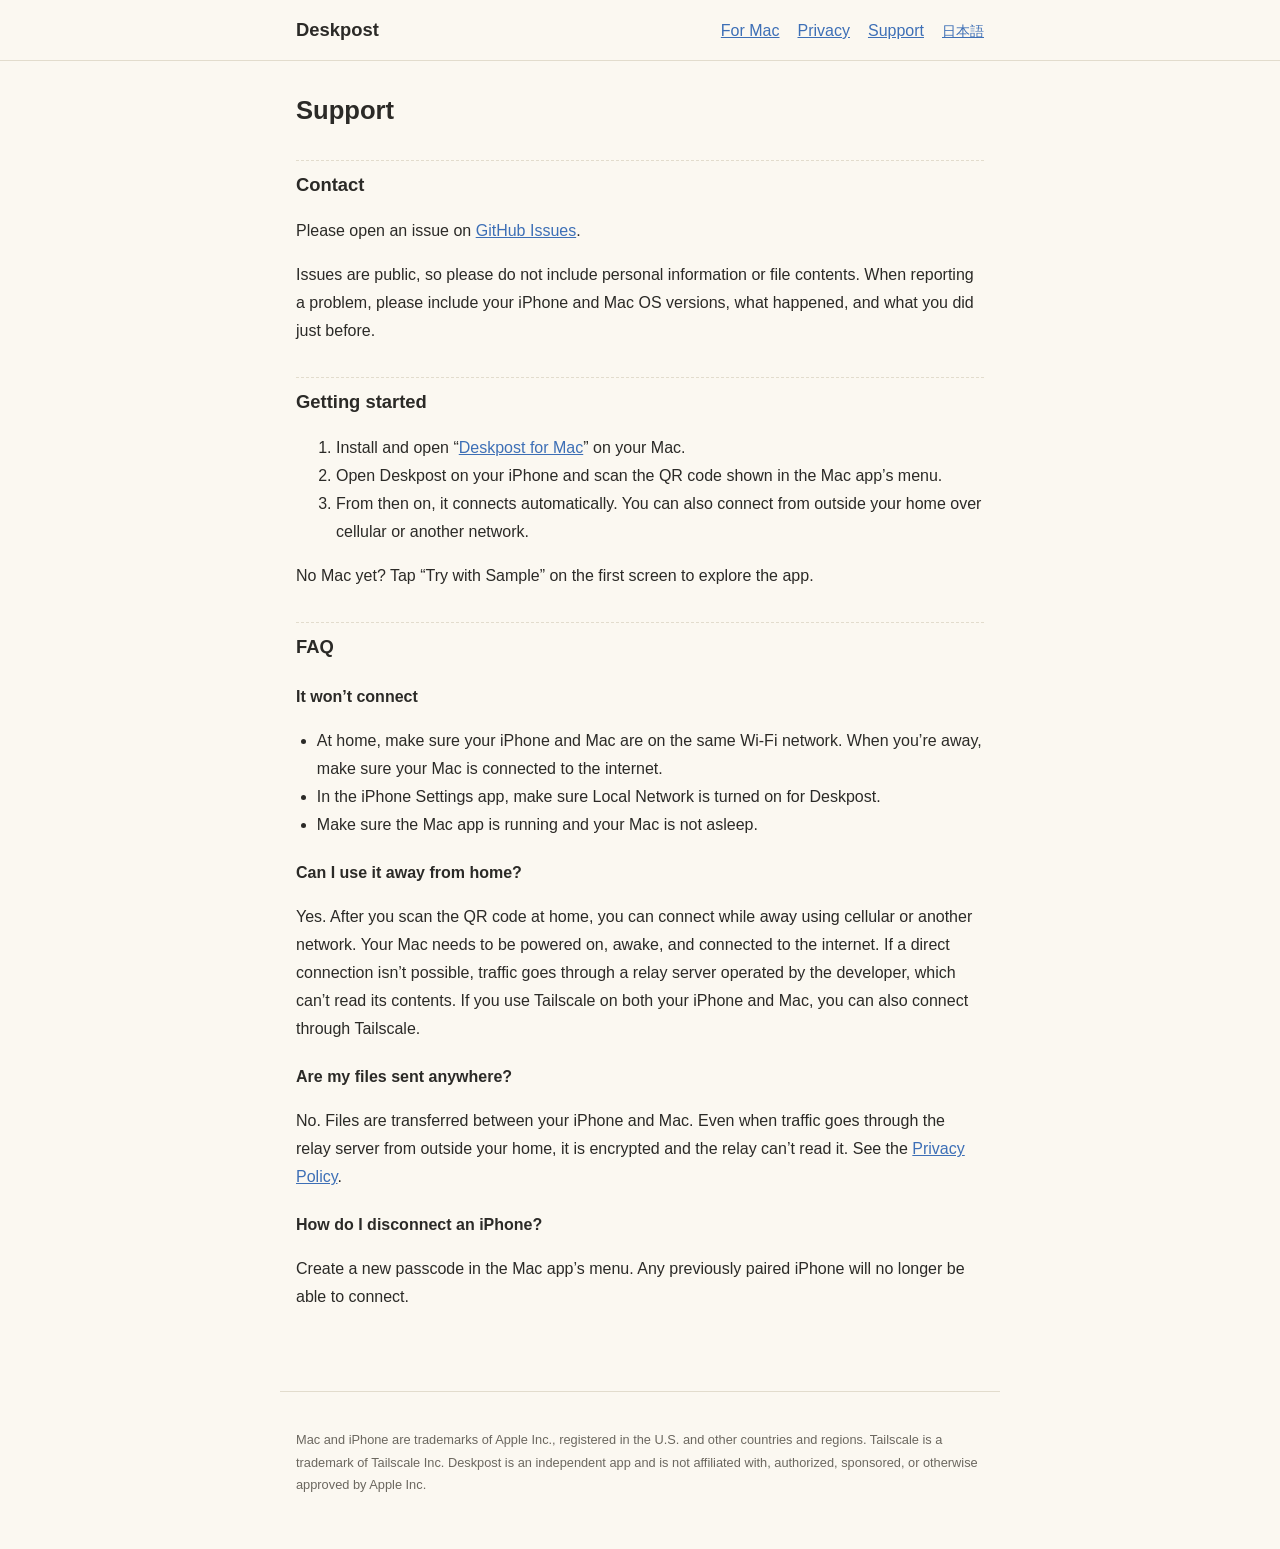
<file: support.html>
<!doctype html>
<html lang="ja" data-title-ja="Deskpost サポート" data-title-en="Deskpost Support">
<head>
<meta charset="utf-8">
<meta name="viewport" content="width=device-width, initial-scale=1">
<title>Deskpost サポート / Support</title>
<link rel="stylesheet" href="style.css">
<script src="lang.js"></script>
</head>
<body>
<header class="site"><nav>
  <a class="brand" href="./">Deskpost</a>
  <a href="mac.html"><span lang="ja" data-only="ja">Mac用</span><span class="sep"> / </span><span lang="en" data-only="en">For Mac</span></a>
  <a href="privacy.html"><span lang="ja" data-only="ja">プライバシー</span><span class="sep"> / </span><span lang="en" data-only="en">Privacy</span></a>
  <a href="support.html"><span lang="ja" data-only="ja">サポート</span><span class="sep"> / </span><span lang="en" data-only="en">Support</span></a>
  <a id="langswitch" href="#en" lang="en">English</a>
</nav></header>
<main>

<section class="lang" lang="ja">
<h1>サポート</h1>

<h2>お問い合わせ</h2>
<p><a href="https://github.com/chocotarou14-ops/deskpost/issues">GitHub の Issues</a> に書き込んでください。</p>
<p>書き込みは誰でも見られます。個人情報やファイルの中身は書かないでください。不具合のご連絡には、iPhoneとMacのOSのバージョン、起きたこと、その前にした操作を書いていただけると助かります。</p>

<h2>使い始めるには</h2>
<ol>
<li>Macに「<a href="mac.html">Deskpost for Mac</a>」を入れて起動します。</li>
<li>iPhoneで Deskpost を開き、Macのメニューに出るQRコードを読み取ります。</li>
<li>次からは自動でつながります。家の外からも、モバイル回線などで接続できます。</li>
</ol>
<p>Macが無くても、初めの画面の「見本で試す」で操作を試せます。</p>

<h2>よくある質問</h2>
<h3>つながりません</h3>
<ul>
<li>家の中では、iPhoneとMacが同じWi‑Fiにつながっているか確かめてください。家の外からの時は、Macがインターネットにつながっているか確かめてください。</li>
<li>iPhoneの「設定」で Deskpost の「ローカルネットワーク」がオンになっているか確かめてください。</li>
<li>Mac側アプリが起動しているか、Macがスリープしていないか確かめてください。</li>
</ul>
<h3>外出先から使えますか</h3>
<p>はい。家で一度QRコードを読めば、外出先からもモバイル回線などを使って接続できます。接続するには、Macの電源が入っていて、スリープしておらず、インターネットに接続されている必要があります。直接つながらない時は、開発者が用意した中継サーバーを通ります（中継サーバーは通信の中身を読めません）。iPhoneとMacの両方で Tailscale を使っている場合は、Tailscale 経由でもつながります。</p>
<h3>ファイルはどこかに送られますか</h3>
<p>いいえ。ファイルはあなたのiPhoneとMacの間でやりとりされます。家の外から中継サーバーを通る時も、通信は暗号化されていて、中継サーバーは中身を読めません。詳しくは<a href="privacy.html">プライバシーポリシー</a>をご覧ください。</p>
<h3>つながるiPhoneを変えたい・つながらないようにしたい</h3>
<p>Mac側アプリのメニューで合言葉を作り直すと、それまでのiPhoneはつながらなくなります。</p>
</section>

<section class="lang" lang="en">
<h1>Support</h1>

<h2>Contact</h2>
<p>Please open an issue on <a href="https://github.com/chocotarou14-ops/deskpost/issues">GitHub Issues</a>.</p>
<p>Issues are public, so please do not include personal information or file contents. When reporting a problem, please include your iPhone and Mac OS versions, what happened, and what you did just before.</p>

<h2>Getting started</h2>
<ol>
<li>Install and open “<a href="mac.html">Deskpost for Mac</a>” on your Mac.</li>
<li>Open Deskpost on your iPhone and scan the QR code shown in the Mac app’s menu.</li>
<li>From then on, it connects automatically. You can also connect from outside your home over cellular or another network.</li>
</ol>
<p>No Mac yet? Tap “Try with Sample” on the first screen to explore the app.</p>

<h2>FAQ</h2>
<h3>It won’t connect</h3>
<ul>
<li>At home, make sure your iPhone and Mac are on the same Wi‑Fi network. When you’re away, make sure your Mac is connected to the internet.</li>
<li>In the iPhone Settings app, make sure Local Network is turned on for Deskpost.</li>
<li>Make sure the Mac app is running and your Mac is not asleep.</li>
</ul>
<h3>Can I use it away from home?</h3>
<p>Yes. After you scan the QR code at home, you can connect while away using cellular or another network. Your Mac needs to be powered on, awake, and connected to the internet. If a direct connection isn’t possible, traffic goes through a relay server operated by the developer, which can’t read its contents. If you use Tailscale on both your iPhone and Mac, you can also connect through Tailscale.</p>
<h3>Are my files sent anywhere?</h3>
<p>No. Files are transferred between your iPhone and Mac. Even when traffic goes through the relay server from outside your home, it is encrypted and the relay can’t read it. See the <a href="privacy.html">Privacy Policy</a>.</p>
<h3>How do I disconnect an iPhone?</h3>
<p>Create a new passcode in the Mac app’s menu. Any previously paired iPhone will no longer be able to connect.</p>
</section>

</main>
<footer>
<p>Mac and iPhone are trademarks of Apple Inc., registered in the U.S. and other countries and regions. Tailscale is a trademark of Tailscale Inc. Deskpost is an independent app and is not affiliated with, authorized, sponsored, or otherwise approved by Apple Inc.</p>
</footer>
</body>
</html>
</file>
<file: style.css>
:root {
  --paper: #fbf8f1;
  --ink: #2b2a27;
  --muted: #6b675f;
  --line: #e2dccd;
  --accent: #3d6fb6;
}
@media (prefers-color-scheme: dark) {
  :root {
    --paper: #1d1c1a;
    --ink: #ece8df;
    --muted: #a7a194;
    --line: #3a3832;
    --accent: #8db3ea;
  }
}
* { box-sizing: border-box; }
html { -webkit-text-size-adjust: 100%; }
body {
  margin: 0;
  background: var(--paper);
  color: var(--ink);
  font-family: -apple-system, BlinkMacSystemFont, "Hiragino Sans", "Hiragino Kaku Gothic ProN", "Noto Sans JP", "Segoe UI", sans-serif;
  line-height: 1.75;
}
main { max-width: 720px; margin: 0 auto; padding: 32px 16px 64px; }
header.site { border-bottom: 1px solid var(--line); }
header.site nav { max-width: 720px; margin: 0 auto; padding: 14px 16px; display: flex; gap: 18px; flex-wrap: wrap; align-items: baseline; }
header.site .brand { font-weight: 800; font-size: 1.15rem; color: var(--ink); text-decoration: none; margin-right: auto; }
a { color: var(--accent); }
h1 { font-size: 1.6rem; line-height: 1.35; margin: 0 0 8px; }
h2 { font-size: 1.15rem; margin: 32px 0 8px; padding-top: 8px; border-top: 1px dashed var(--line); }
h3 { font-size: 1rem; margin: 20px 0 4px; }
.lead { color: var(--muted); margin-top: 0; }
.lang { margin-top: 48px; }
.lang:first-of-type { margin-top: 0; }
.switch { font-size: .9rem; color: var(--muted); }
ul { padding-left: 1.3em; }
.box { border: 1px solid var(--line); border-radius: 10px; padding: 12px 16px; margin: 16px 0; }
footer { max-width: 720px; margin: 0 auto; padding: 24px 16px 40px; color: var(--muted); font-size: .8rem; border-top: 1px solid var(--line); }
a.dl { display: inline-block; padding: 10px 22px; border-radius: 10px; background: var(--accent); color: var(--paper); font-weight: 700; text-decoration: none; }
a.dl[aria-disabled="true"] { background: var(--line); color: var(--muted); cursor: default; pointer-events: none; }
.note { color: var(--muted); font-size: .9rem; margin-top: 0; }
/* 片方の言語だけを出す（lang.js が html に data-lang を付ける。JS が無い時は両方出る） */
html[data-lang] .lang { display: none; margin-top: 0; }
html[data-lang="ja"] .lang[lang="ja"], html[data-lang="en"] .lang[lang="en"] { display: block; }
html[data-lang="ja"] [data-only="en"], html[data-lang="en"] [data-only="ja"], html[data-lang] .sep { display: none; }
html:not([data-lang]) #langswitch { display: none; }
#langswitch { font-size: .9rem; }

/* ===== Mac の入れ方の説明書（mac.html） ===== */
.facts { display: flex; flex-wrap: wrap; gap: 8px 18px; margin: 14px 0 0; padding: 0; list-style: none; color: var(--muted); font-size: .92rem; }
.facts b { color: var(--ink); }
.prompts { border: 1px solid var(--line); border-radius: 14px; padding: 6px 18px 10px; margin: 24px 0; background: color-mix(in srgb, var(--paper) 70%, #fff 30%); }
@media (prefers-color-scheme: dark) { .prompts { background: color-mix(in srgb, var(--paper) 85%, #fff 15%); } }
.prompts h2 { border: 0; margin: 10px 0 2px; padding: 0; }
.prompts > p { margin: 0 0 8px; color: var(--muted); font-size: .92rem; }
.prompts ol { list-style: none; margin: 0; padding: 0; counter-reset: p; }
.prompts li { counter-increment: p; display: grid; grid-template-columns: 1.8em minmax(0,1fr) auto; gap: 2px 10px; align-items: baseline; padding: 9px 0; border-top: 1px solid var(--line); }
.prompts li:first-child { border-top: 0; }
.prompts li::before { content: counter(p); font-weight: 800; color: var(--muted); }
.prompts .q { font-weight: 600; }
.prompts .why { grid-column: 2 / 4; color: var(--muted); font-size: .85rem; }
.press { display: inline-block; white-space: nowrap; font-size: .85rem; font-weight: 700; padding: 1px 10px; border-radius: 99px; background: #2f80ed; color: #fff; }
.press.green { background: #3d7a5a; }
.press.plain { background: transparent; color: var(--ink); border: 1px solid var(--line); }
.prompts li.where { counter-increment: none; display: block; font-size: .8rem; font-weight: 700; color: var(--muted); padding-top: 14px; border-top: 0; }
.prompts li.where::before { content: none; }
.step { margin: 40px 0; }
.step h2 { display: flex; gap: 12px; align-items: baseline; border-top: 1px dashed var(--line); }
.step h2 .n { font-size: 1.6rem; font-weight: 300; font-family: Georgia, "Times New Roman", serif; font-style: italic; color: #3d7a5a; }
.step p { margin: 6px 0; }
figure.shot { position: relative; margin: 14px 0 6px; }
figure.shot img { display: block; width: 100%; height: auto; border-radius: 12px; border: 1px solid var(--line); background: #fff; }
figure.shot.small { max-width: 360px; }
figure.shot.mid { max-width: 520px; }
figure.shot .ring { position: absolute; border: 3px solid #e8835f; border-radius: 99px; box-shadow: 0 0 0 4px rgba(232,131,95,.22); pointer-events: none; }
figcaption { font-size: .85rem; color: var(--muted); margin-top: 6px; }
.ph { display: grid; place-items: center; aspect-ratio: 16 / 10; border: 1px dashed var(--line); border-radius: 12px; color: var(--muted); font-size: .85rem; }
.ok { border-left: 4px solid #3d7a5a; padding: 4px 0 4px 12px; margin: 10px 0; }
.ok b { color: #3d7a5a; }
@media (prefers-color-scheme: dark) { .step h2 .n, .ok b { color: #8fc9a6; } .ok { border-left-color: #8fc9a6; } }

@media (max-width: 560px) { .prompts li { grid-template-columns: 1.8em minmax(0,1fr); } .prompts .press { grid-column: 2; justify-self: start; margin-top: 4px; } .prompts .why { grid-column: 2; } }
.legend { list-style: none; padding: 0; }
.legend li { display: grid; grid-template-columns: 3.6em minmax(0,1fr); gap: 10px; padding: 6px 0; align-items: baseline; }
.legend .sym { text-align: center; font-weight: 700; font-size: .85rem; border: 1px solid var(--line); border-radius: 8px; padding: 0 4px; }
dl.menu { margin: 8px 0; }
dl.menu dt { font-weight: 700; margin-top: 12px; }
dl.menu dd { margin: 2px 0 0; color: var(--muted); }
/* 写真に番号札を付ける：<figure class="shot anno"> の中に <span class="mk" style="left:x%;top:y%">1</span>、下に <ol class="keys"> */
figure.shot .mk { position: absolute; transform: translate(-50%,-50%); width: 26px; height: 26px; border-radius: 50%; background: #e8835f; color: #fff; font: 700 14px/26px -apple-system, sans-serif; text-align: center; box-shadow: 0 0 0 3px #fff, 0 2px 6px rgba(0,0,0,.25); }
ol.keys { list-style: none; padding: 0; margin: 10px 0 0; display: grid; grid-template-columns: repeat(auto-fit, minmax(210px, 1fr)); gap: 6px 16px; counter-reset: k; }
ol.keys li { counter-increment: k; display: flex; gap: 8px; align-items: baseline; font-size: .9rem; }
ol.keys li::before { content: counter(k); flex: none; width: 20px; height: 20px; border-radius: 50%; background: #e8835f; color: #fff; font: 700 12px/20px -apple-system, sans-serif; text-align: center; }
ol.keys b { white-space: nowrap; }
/* 流れの帯 */
.flow { display: grid; grid-template-columns: repeat(5, minmax(0,1fr)); gap: 6px; margin: 26px 0 8px; }
.flow .f { text-align: center; font-size: .78rem; line-height: 1.4; color: var(--muted); position: relative; }
.flow .f svg { display: block; width: 100%; max-width: 92px; height: auto; margin: 0 auto 6px; }
.flow .f b { display: block; color: var(--ink); font-size: .85rem; }
.flow .f:not(:last-child)::after { content: "›"; position: absolute; right: -8px; top: 26px; color: var(--line); font-size: 1.6rem; line-height: 1; }
/* 確認の窓の一覧 */
.dialogs { display: grid; grid-template-columns: repeat(auto-fill, minmax(150px, 1fr)); gap: 18px 14px; margin: 14px 0 4px; }
.dialogs figure { margin: 0; }
.dialogs .pic { position: relative; }
.dialogs img { display: block; width: 100%; height: auto; border-radius: 9%/6%; box-shadow: 0 6px 18px rgba(0,0,0,.14); background: #f4f4f4; }
.dialogs figcaption { margin-top: 8px; font-size: .8rem; color: var(--muted); line-height: 1.45; }
.dialogs figcaption .press { margin-bottom: 4px; }
.dialogs .n { font-weight: 800; color: var(--ink); margin-right: 4px; }
.dialogs .tag { display: inline-block; font-size: .7rem; font-weight: 700; color: var(--muted); border: 1px solid var(--line); border-radius: 99px; padding: 0 7px; margin-bottom: 4px; }
figure .ring { position: absolute; border: 3px solid #e8835f; border-radius: 99px; box-shadow: 0 0 0 4px rgba(232,131,95,.22); pointer-events: none; }
figure.shot.dlg { max-width: 260px; }
figure.shot.dlg img { border-radius: 9%/6%; box-shadow: 0 8px 24px rgba(0,0,0,.16); border: 0; }
@media (max-width: 560px) { .flow { grid-template-columns: repeat(5, minmax(0,1fr)); } .flow .f { font-size: .7rem; } .flow .f:not(:last-child)::after { right: -6px; top: 16px; font-size: 1.2rem; } }
/* 2版：すっきり */
.onphone { border: 1px solid #e8835f; background: rgba(232,131,95,.08); border-radius: 12px; padding: 12px 14px; margin: 16px 0; font-size: .92rem; }
.onphone .sendmac { display: inline-block; margin-left: 8px; font: inherit; font-weight: 700; color: #fff; background: #3d7a5a; border: 0; border-radius: 99px; padding: 3px 14px; }
.heads { margin: 24px 0 8px; }
.heads > p { margin: 0 0 10px; }
.thumbs { display: grid; grid-template-columns: repeat(4, minmax(0,1fr)); gap: 10px; align-items: end; }
.thumbs figure { margin: 0; text-align: center; }
.thumbs img { width: 100%; height: auto; border-radius: 9%/7%; box-shadow: 0 3px 10px rgba(0,0,0,.12); }
.thumbs figcaption { margin-top: 6px; }
.thumbs .press { font-size: .72rem; white-space: normal; }
.pair { display: flex; flex-wrap: wrap; gap: 16px; align-items: flex-start; margin-top: 12px; }
.pair figure.shot.dlg { flex: 1 1 200px; max-width: 240px; margin: 0; }
figure .ring.sq { border-radius: 18%; }
details { border-top: 1px solid var(--line); padding: 10px 0; }
details:last-of-type { border-bottom: 1px solid var(--line); }
summary { cursor: pointer; font-weight: 700; }
details ul { margin: 8px 0; }
/* iPhone で開いた時の上の部分 */
.onphone { padding: 14px 14px 10px; }
.onphone .ph-t { margin: 0 0 10px; font-weight: 800; font-size: 1rem; }
.ph-row { display: flex; align-items: center; gap: 10px; background: var(--paper); border: 1px solid var(--line); border-radius: 12px; padding: 10px 12px; margin: 8px 0; }
.ph-row svg { width: 36px; height: 36px; flex: none; }
.ph-row div { flex: 1; min-width: 0; line-height: 1.35; }
.ph-row div b { display: block; }
.ph-row div span { font-size: .85rem; color: var(--muted); }
.onphone .ph-btn { flex: none; margin: 0; font: inherit; font-size: .9rem; font-weight: 700; color: #fff; background: #3d7a5a; border: 0; border-radius: 99px; padding: 6px 14px; text-decoration: none; }
.onphone a.ph-btn[aria-disabled="true"] { background: #bdb6a8; }
.onphone .ph-n { margin: 8px 2px 0; font-size: .82rem; color: var(--muted); }
</file>
